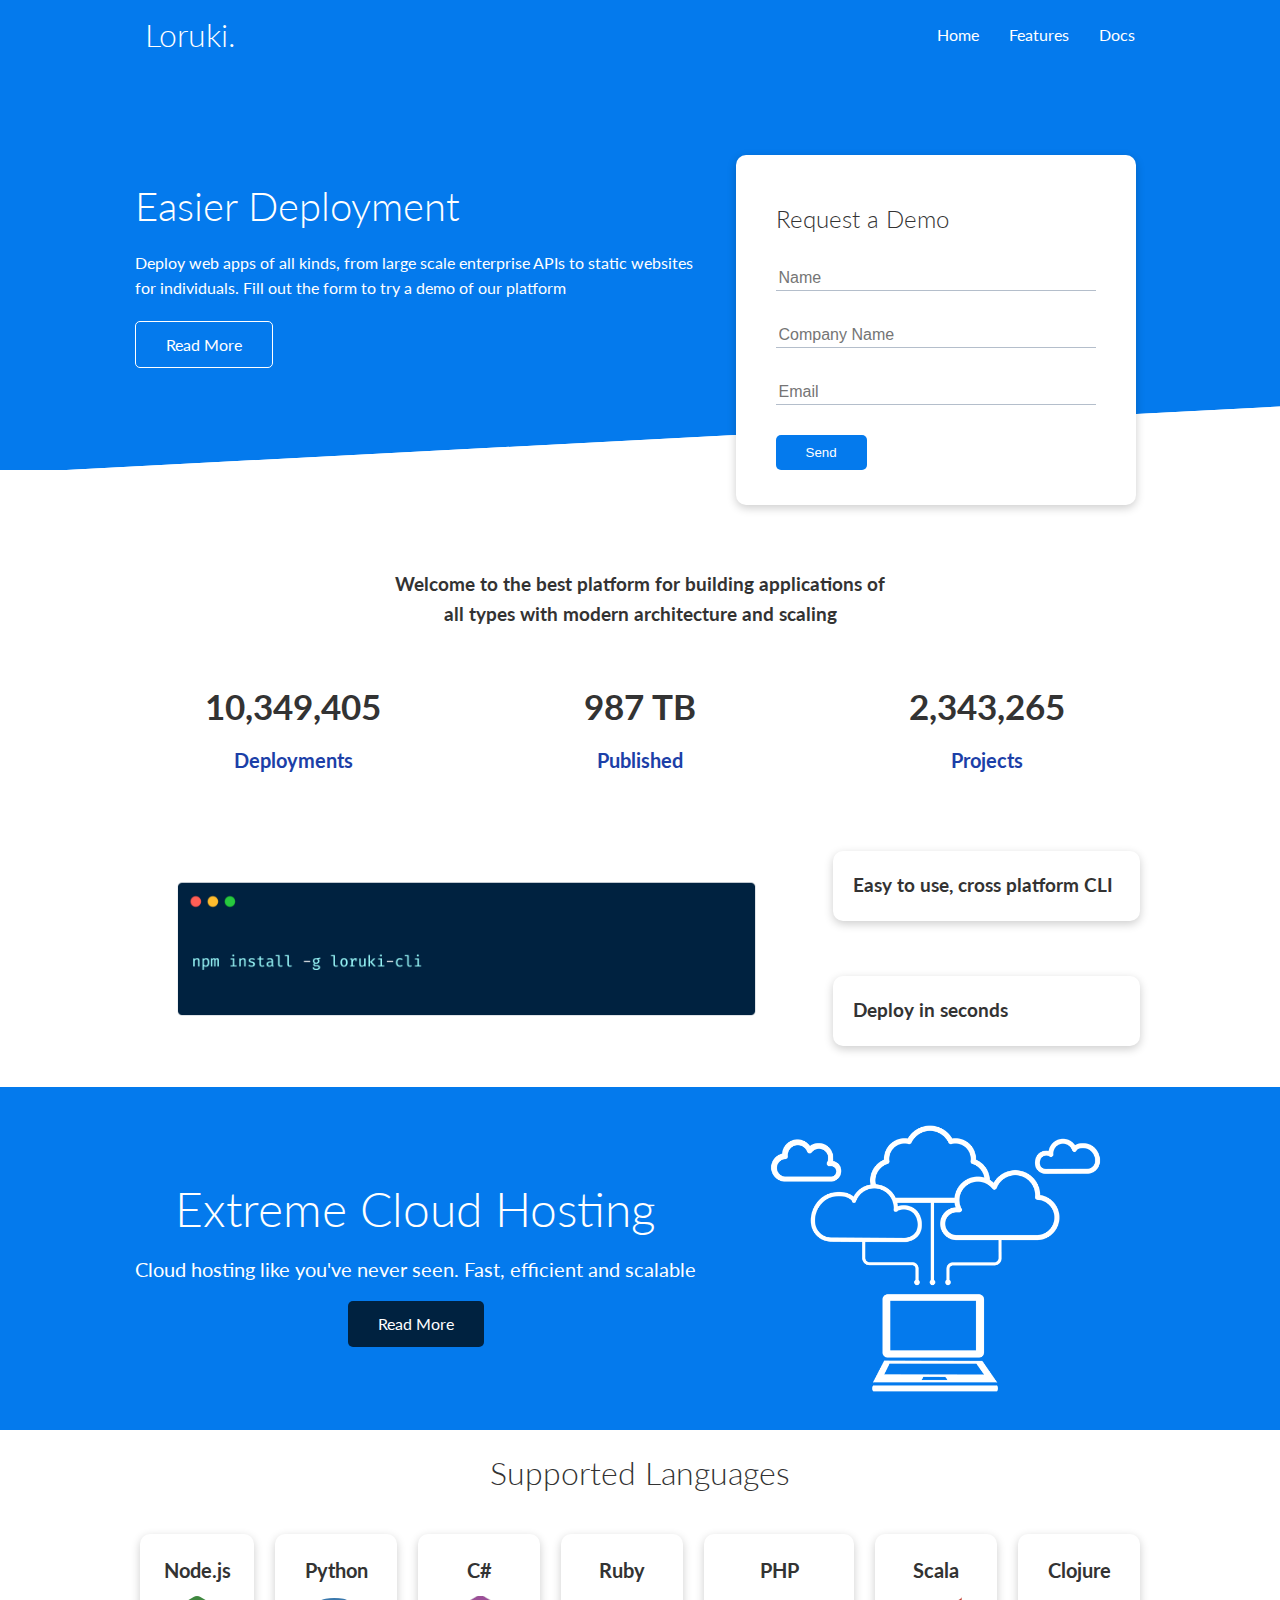
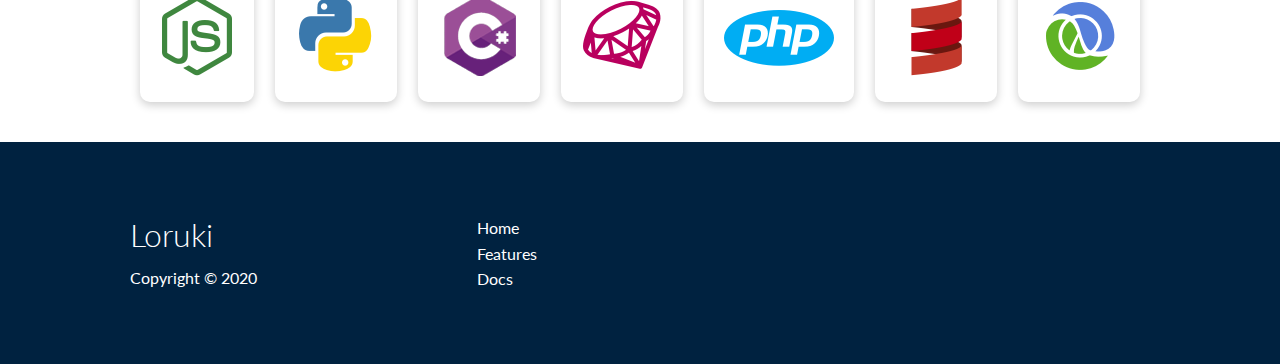
<file: index.html>
<!DOCTYPE html>
<html lang="en">

<head>
    <meta charset="UTF-8">
    <meta name="viewport" content="width=device-width, 
    initial-scale=1.0">

    <link rel="stylesheet" href="https://cdnjs.cloudflare.com/ajax/libs/font-awesome/5.15.1/css/all.min.css"
        integrity="sha512-+4zCK9k+qNFUR5X+cKL9EIR+ZOhtIloNl9GIKS57V1MyNsYpYcUrUeQc9vNfzsWfV28IaLL3i96P9sdNyeRssA=="
        crossorigin="anonymous" />

    <link rel="stylesheet" href="css/style.css">
    <link rel="stylesheet" href="css/utilities.css">
    <title>Loruki | Cloud Hosing For Everyone</title>
</head>

<body>

    <!-- Navbar -->
    <div class="navbar">
        <div class="container flex">
            <h1 class="logo"><a href="index.html">Loruki.</a ></h1>
            <nav>
                <ul>
                    <li><a href="index.html">Home</a></li>
                    <li><a href="features.html">Features</a></li>
                    <li><a href="docs.html">Docs</a></li>
                </ul>
            </nav>
        </div>
    </div>

    <!-- Showcase -->
    <section class="showcase">
        <div class="container grid">
            <div class="showcase-text">
                <h1>Easier Deployment</h1>
                <p>Deploy web apps of all kinds, from large scale enterprise APIs to static websites for individuals.
                    Fill out the form to try a demo of our platform</p>
                <a href="features.html" class="btn btn-outline">Read More</a>
            </div>


            <div class="showcase-form card">
                <h2>Request a Demo</h2>
                <form>
                    <div class="form-control">
                        <input type="text" name="name" placeholder="Name" required>

                    </div>
                    <div class="form-control"><input type="text" name="company" placeholder="Company Name" required>

                    </div>
                    <div class="form-control"><input type="email" name="email" placeholder="Email" required>

                    </div>

                    <input type="submit" value="Send" class="btn btn-primary">
                </form>
            </div>
        </div>
    </section>


    <!-- Stats -->
    <section class="stats">
        <div class="container">
            <h3 class="stats-heading text-center my-1">
                Welcome to the best platform for building applications of all
                types with modern architecture and scaling
            </h3>


            <div class="grid grid-3 text-center my-4">
                <div>
                    <i class="fas fa-server fa-3x"> </i>
                    <h3>10,349,405</h3>
                    <p class="text-secondary">Deployments</p>

                </div>

                <div>
                    <i class="fas fa-upload fa-3x"> </i>
                    <h3>987 TB</h3>
                    <p class="text-secondary">Published</p>
                </div>

                <div>
                    <i class="fas fa-project-diagram fa-3x"> </i>
                    <h3>2,343,265</h3>
                    <p class="text-secondary">Projects</p>
                </div>


            </div>
        </div>
    </section>


    <!-- Cli -->
     <section class="cli">
        <div class="container grid">
            <img src="images/cli.png" alt="">
            <div class="card">
                <h3>Easy to use, cross platform CLI</h3>
                
            </div>
            <div class="card">
                <h3>Deploy in seconds</h3>
            </div>
        </div>
     </section>


     <!-- Cloud -->
      <section class="cloud bg-primary my-2 py-2">
      <div class="container grid">
        <div class="text-center">
            <h2 class="lg">Extreme Cloud Hosting</h2>
            <p class="lead my-1">Cloud hosting like you've never seen.
                 Fast, efficient and scalable</p>
                 <a href="features.html" class="btn btn-dark">Read More</a>
    
        </div>
        <img src="images/cloud.png" alt="">
      </div>
      </section>


      <!-- Languages -->
       <section class="languages">
        <h2 class="md text-center my-2">
            Supported Languages
        </h2>
        <div class="container flex">
            <div class="card">
                <h4>Node.js</h4>
                <img src="images/logos/node.png" alt="">
            </div>
       

       
            <div class="card">
                <h4>Python</h4>
                <img src="images/logos/python.png" alt="">
            </div>
       

    
            <div class="card">
                <h4>C#</h4>
                <img src="images/logos/csharp.png" alt="">
            </div>
        
       
            <div class="card">
                <h4>Ruby</h4>
                <img src="images/logos/ruby.png" alt="">
            </div>
       
            <div class="card">
                <h4>PHP</h4>
                <img src="images/logos/php.png" alt="">
            </div>
        
            <div class="card">
                <h4>Scala</h4>
                <img src="images/logos/scala.png" alt="">
            </div>
       
            <div class="card">
                <h4>Clojure</h4>
                <img src="images/logos/clojure.png" alt="">
            </div>
        </div>

       </section>


       <!-- Footer -->
        <footer class="footer bg-dark py-5">
            <div class="container grid grid-3">
                <div>
                    <h1>Loruki
                    </h1>
                    <p>Copyright &copy; 2020</p>
                </div>

                <nav>
                    <ul>
                        <li><a href="index.html">Home</a></li>
                        <li><a href="features.html">Features</a></li>
                        <li><a href="docs.html">Docs</a></li>
                    </ul>
                </nav>
                <div class="social">
                    <a href="#"><i class="fab fa-github fa-2x"></i></a>
                    <a href="#"><i class="fab fa-facebook fa-2x"></i></a>
                    <a href="#"><i class="fab fa-instagram fa-2x"></i></a>
                    <a href="#"><i class="fab fa-twitter fa-2x"></i></a>

                </div>

            </div>

        </footer>
</body>
</html>
</file>
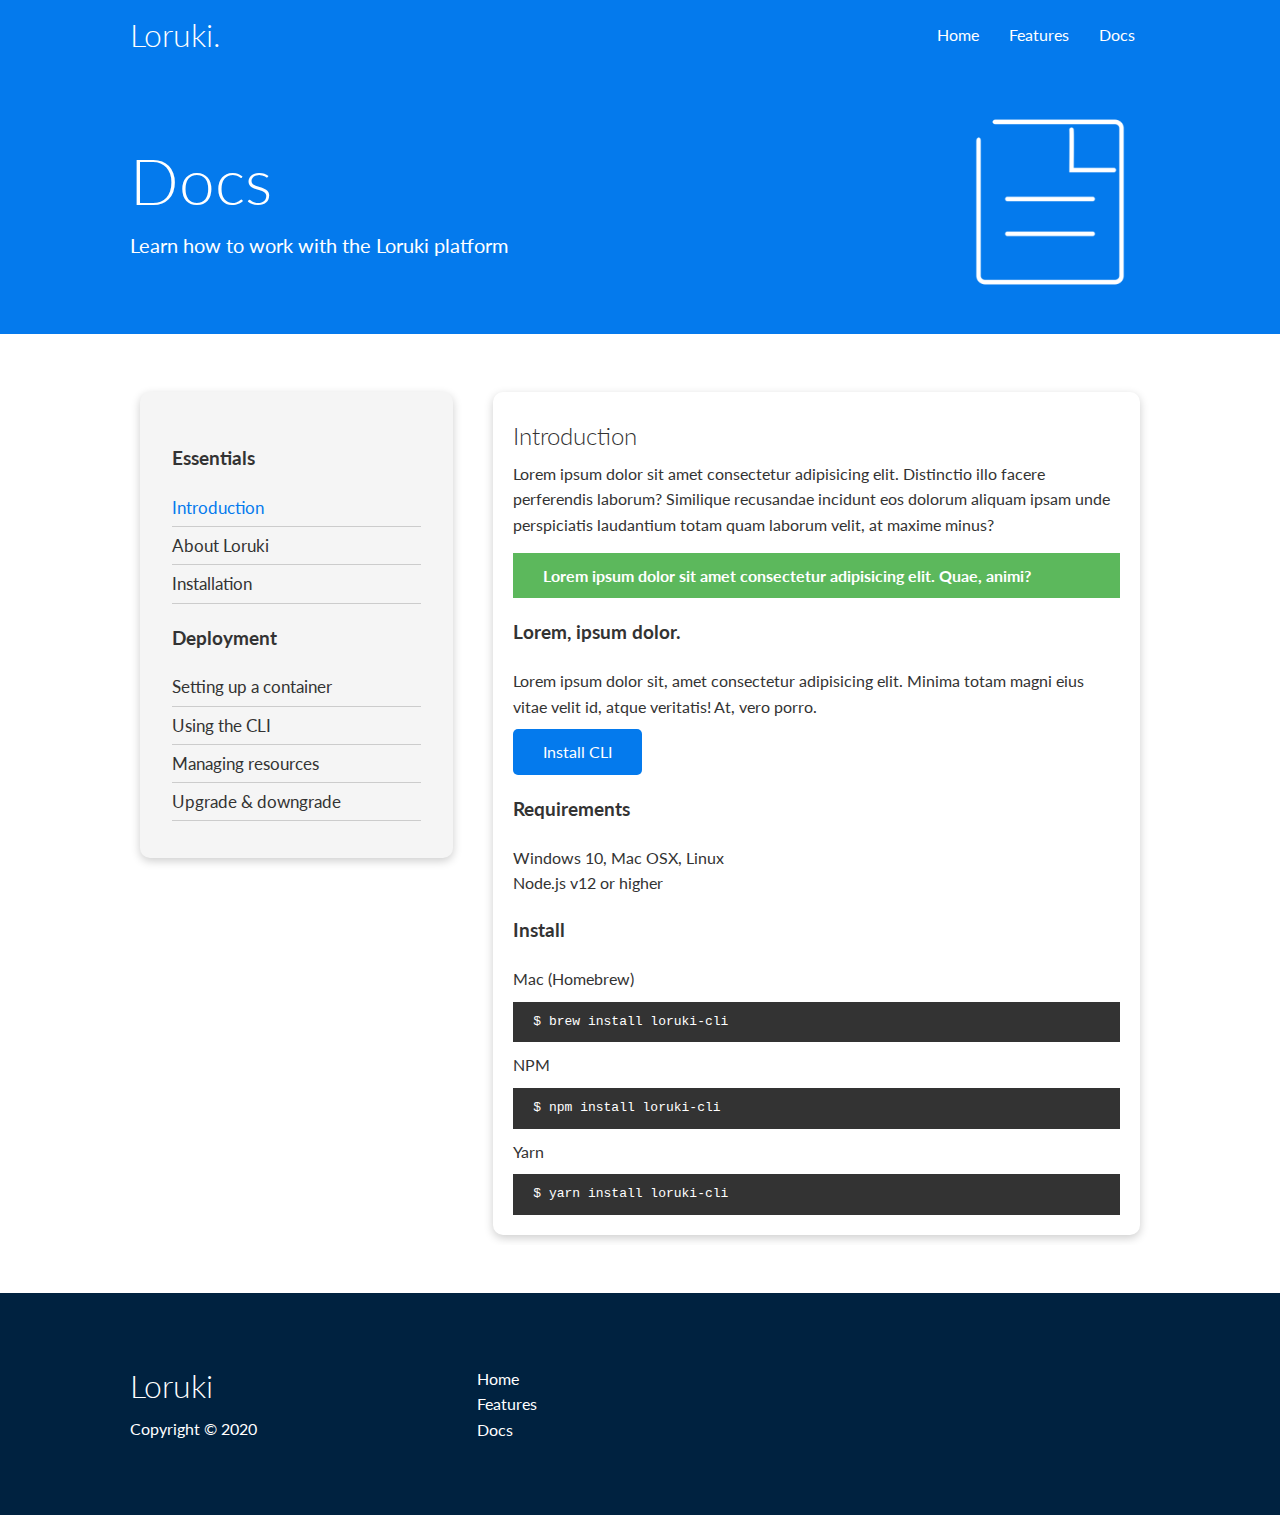
<file: docs.html>
<!DOCTYPE html>
<html lang="en">

<head>
    <meta charset="UTF-8">
    <meta name="viewport" content="width=device-width, 
    initial-scale=1.0">

    <link rel="stylesheet" href="https://cdnjs.cloudflare.com/ajax/libs/font-awesome/5.15.1/css/all.min.css"
        integrity="sha512-+4zCK9k+qNFUR5X+cKL9EIR+ZOhtIloNl9GIKS57V1MyNsYpYcUrUeQc9vNfzsWfV28IaLL3i96P9sdNyeRssA=="
        crossorigin="anonymous" />

    <link rel="stylesheet" href="css/style.css">
    <link rel="stylesheet" href="css/utilities.css">
    <title>Loruki | Cloud Hosing For Everyone</title>
</head>

<body>

    <!-- Navbar -->
    <div class="navbar">
        <div class="container flex">
            <h1 class="logo">Loruki.</h1>
            <nav>
                <ul>
                    <li><a href="index.html">Home</a></li>
                    <li><a href="features.html">Features</a></li>
                    <li><a href="docs.html">Docs</a></li>
                </ul>
            </nav>
        </div>
    </div>


    <!-- Head -->
    <section class="docs-head bg-primary py-3">
        <div class="container grid">
            <div>

                <h1 class="xl">Docs</h1>
                <p class="lead">
                    Learn how to work with the Loruki platform
                </p>
            </div>
            <img src="images/docs.png" alt="">
        </div>
    </section>


    <!-- Docs main -->
     <section class="docs-main my-4">
        <div class="container grid">
            <div class="card bg-light p-3">
                <h3 class="my-2">Essentials</h3>
                <nav>
                    <ul>
                        <li><a class="text-primary" href="#">Introduction</a></li>
                        <li><a href="#">About Loruki</a></li>
                        <li><a href="#">Installation</a></li>
                    </ul>
                </nav>

                <h3 class="my-2">Deployment</h3>
                <nav>
                    <ul>
                        <li><a href="#">Setting up a container</a></li>
                        <li><a href="#">Using the CLI</a></li>
                        <li><a href="#">Managing resources</a></li>
                        <li><a href="#">Upgrade & downgrade</a></li>
                    </ul>
                </nav>
            </div>

            <div class="card">
                <h2>Introduction</h2>
                <p>Lorem ipsum dolor sit amet consectetur
                     adipisicing elit. Distinctio illo facere 
                     perferendis laborum? Similique recusandae 
                     incidunt eos dolorum aliquam ipsam unde 
                     perspiciatis laudantium totam quam laborum 
                     velit, at maxime minus?</p>

            <div class="alert alert-success">
                <i class="fas fa-info"></i> Lorem ipsum dolor sit
                 amet consectetur adipisicing elit. Quae, animi?

            </div>
            <h3>Lorem, ipsum dolor.</h3>
            <p>Lorem ipsum dolor sit, amet consectetur 
                adipisicing elit. Minima totam magni eius vitae 
                velit id, atque veritatis! At, vero porro.</p>
                <a href="#" class="btn btn-primary">Install CLI</a>

                <h3>Requirements</h3>

                <ul>
                    <li>Windows 10, Mac OSX, Linux</li>
                    <li>Node.js v12 or higher</li>
                </ul>

                <h3>Install</h3>
                <p>Mac (Homebrew)</p>
                <pre><code>$ brew install loruki-cli</code></pre>
                 
                <p>NPM</p>
                <pre><code>$ npm install loruki-cli</code></pre>
                 
                <p>Yarn</p>
                <pre><code>$ yarn install loruki-cli</code></pre>
                 





            </div>


        </div>
     </section>


    

    <!-- Footer -->
    <footer class="footer bg-dark py-5">
        <div class="container grid grid-3">
            <div>
                <h1>Loruki
                </h1>
                <p>Copyright &copy; 2020</p>
            </div>

            <nav>
                <ul>
                    <li><a href="index.html">Home</a></li>
                    <li><a href="features.html">Features</a></li>
                    <li><a href="docs.html">Docs</a></li>
                </ul>
            </nav>
            <div class="social">
                <a href="#"><i class="fab fa-github fa-2x"></i></a>
                <a href="#"><i class="fab fa-facebook fa-2x"></i></a>
                <a href="#"><i class="fab fa-instagram fa-2x"></i></a>
                <a href="#"><i class="fab fa-twitter fa-2x"></i></a>

            </div>

        </div>

    </footer>
</body>

</html>
</file>
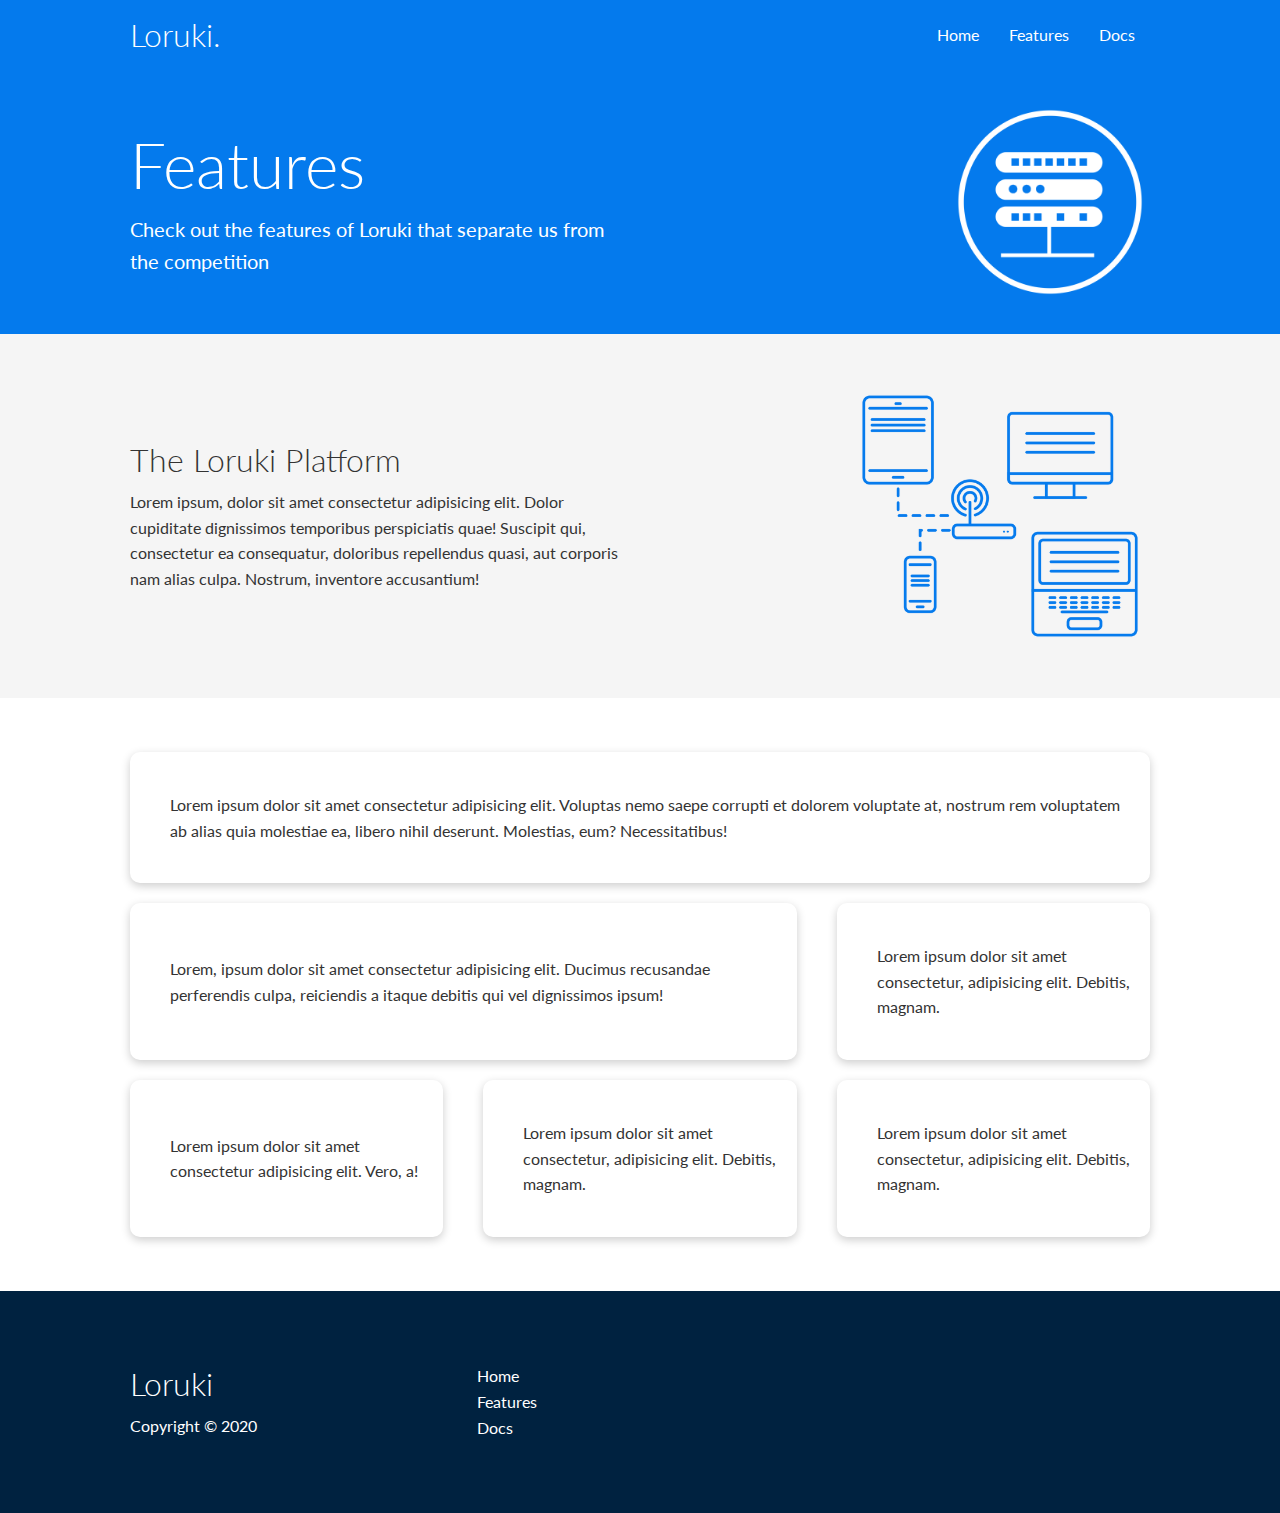
<file: features.html>
<!DOCTYPE html>
<html lang="en">

<head>
    <meta charset="UTF-8">
    <meta name="viewport" content="width=device-width, 
    initial-scale=1.0">

    <link rel="stylesheet" href="https://cdnjs.cloudflare.com/ajax/libs/font-awesome/5.15.1/css/all.min.css"
        integrity="sha512-+4zCK9k+qNFUR5X+cKL9EIR+ZOhtIloNl9GIKS57V1MyNsYpYcUrUeQc9vNfzsWfV28IaLL3i96P9sdNyeRssA=="
        crossorigin="anonymous" />

    <link rel="stylesheet" href="css/style.css">
    <link rel="stylesheet" href="css/utilities.css">
    <title>Loruki | Cloud Hosing For Everyone</title>
</head>

<body>

    <!-- Navbar -->
    <div class="navbar">
        <div class="container flex">
            <h1 class="logo">Loruki.</h1>
            <nav>
                <ul>
                    <li><a href="index.html">Home</a></li>
                    <li><a href="features.html">Features</a></li>
                    <li><a href="docs.html">Docs</a></li>
                </ul>
            </nav>
        </div>
    </div>


    <!-- Head -->
    <section class="features-head bg-primary py-3">
        <div class="container grid">
            <div>

                <h1 class="xl">Features</h1>
                <p class="lead">
                    Check out the features of Loruki that
                    separate us from the
                    competition
                </p>
            </div>
            <img src="images/server.png" alt="">
        </div>
    </section>


    <!-- Sub head -->

    <section class="features-sub-head bg-light py-3">
        <div class="container grid">
            <div>

                <h1 class="md">The Loruki Platform</h1>
                <p>
                    Lorem ipsum, dolor sit amet consectetur
                    adipisicing elit. Dolor cupiditate
                    dignissimos temporibus perspiciatis quae!
                    Suscipit qui, consectetur ea consequatur,
                    doloribus repellendus quasi, aut corporis
                    nam alias culpa. Nostrum, inventore
                    accusantium!
                </p>
            </div>
            <img src="images/server2.png" alt="">
        </div>
    </section>



    <section class="features-main my-2">
        <div class="container grid grid-3">
            <div class="card flex">
                <i class="fas fa-server fa-3x"></i>
                <p>Lorem ipsum dolor sit amet consectetur
                    adipisicing elit. Voluptas nemo saepe corrupti
                    et dolorem voluptate at, nostrum rem voluptatem
                    ab alias quia molestiae ea, libero nihil
                    deserunt. Molestias, eum? Necessitatibus!</p>
            </div>

            <div class="card flex">
                <i class="fas fa-network-wired fa-3x"></i>
                <p>
                    Lorem, ipsum dolor sit amet consectetur adipisicing elit. Ducimus
                    recusandae perferendis culpa, reiciendis a itaque debitis qui vel
                    dignissimos ipsum!
                </p>
            </div>
            <div class="card flex">
                <i class="fas fa-laptop-code fa-3x"></i>
                <p>
                    Lorem ipsum dolor sit amet consectetur, adipisicing elit. Debitis,
                    magnam.
                </p>
            </div>
            <div class="card flex">
                <i class="fas fa-database fa-3x"></i>
                <p>
                    Lorem ipsum dolor sit amet consectetur adipisicing elit. Vero, a!
                </p>
            </div>
            <div class="card flex">
                <i class="fas fa-power-off fa-3x"></i>
                <p>
                    Lorem ipsum dolor sit amet consectetur, adipisicing elit. Debitis,
                    magnam.
                </p>
            </div>
            <div class="card flex">
                <i class="fas fa-upload fa-3x"></i>
                <p>
                    Lorem ipsum dolor sit amet consectetur, adipisicing elit. Debitis,
                    magnam.
                </p>
            </div>
        </div>

    </section>


    <!-- Footer -->
    <footer class="footer bg-dark py-5">
        <div class="container grid grid-3">
            <div>
                <h1>Loruki
                </h1>
                <p>Copyright &copy; 2020</p>
            </div>

            <nav>
                <ul>
                    <li><a href="index.html">Home</a></li>
                    <li><a href="features.html">Features</a></li>
                    <li><a href="docs.html">Docs</a></li>
                </ul>
            </nav>
            <div class="social">
                <a href="#"><i class="fab fa-github fa-2x"></i></a>
                <a href="#"><i class="fab fa-facebook fa-2x"></i></a>
                <a href="#"><i class="fab fa-instagram fa-2x"></i></a>
                <a href="#"><i class="fab fa-twitter fa-2x"></i></a>

            </div>

        </div>

    </footer>
</body>

</html>
</file>
<file: css/style.css>
@import url('https://fonts.googleapis.com/css2?family=Lato:wght@300&display=swap');

:root {
    --primary-color: #047aed;
    --secondary-color: #1c3fa8;
    --dark-color: #002240;
    --light-color: hsl(0, 0%, 96%);
    --success-color: #5cb85c;
    --error-color: #d9534f;
}





* {
    box-sizing: border-box;
    padding: 0;
    margin: 0;
}

body {
    font-family: 'Lato', sans-serif;
    color: #333;
    line-height: 1.6;

}

ul {
    list-style-type: none;

}

a {
    text-decoration: none;
    color: #333;

}

h1,
h2 {
    font-weight: 300;
    line-height: 1.2;
    margin: 10px 0;
}

p {
    margin: 10px 0;
}

img {
    width: 100%;
}

code, pre {
    background: #333;
    color: #fff;
    padding: 10px;
}


/* Navbar */

.navbar {
    background-color: var(--primary-color);
    color: #fff;
    height: 70px;
}

.navbar ul {
    display: flex;
}

.navbar a {
    color: #fff;
    padding: 10px;
    margin: 0 5px;
}

.navbar ul a:hover {
    border-bottom: 2px #fff solid !important;
}

.navbar .flex {
    justify-content: space-between;
}


/* Showcase */

.showcase {
    height: 400px;
    background-color: var(--primary-color);
    color: #fff;
    position: relative;

}

.showcase h1 {
    font-size: 40px;
}

.showcase p {
    margin: 20px 0;
}

.showcase .grid {
    overflow: visible;
    grid-template-columns: 55% auto;
    gap: 30px;

}

.showcase-text {
    animation: slideInFromLeft 1s ease-in;
}

.showcase-form {
    position: relative;
    top: 60px;
    height: 350px;
    width: 400px;
    padding: 40px !important;
    z-index: 100;
    animation: slideInFromRight 1s ease-in;


}


.showcase-form .form-control {
    margin: 30px 0;
}


.showcase-form input[type='text'],
.showcase-form input[type='email'] {
    border: 0;
    border-bottom: 1px solid #b4becb;
    width: 100%;
    padding: 3px;
    font-size: 16px;
}

.showcase-form input:focus {
    outline: none;
}

.showcase::before,
.showcase::after {
    content: '';
    position: absolute;
    height: 100px;
    bottom: -70px;
    right: 0;
    left: 0;
    background: #fff;
    transform: skewY(-3deg);
    -webkit-transform: skewY(-3deg);
    -moz-transform: skewY(-3deg);
    -ms-transform: skewY(-3deg);
}

/* Stats */
.stats {
    padding-top: 100px;
    animation: slideInFromBottom 1s ease-in;

}


.stats-heading {
    max-width: 500px;
    margin: auto !important;
}

.stats .grid h3 {
    font-size: 35px;

}

.stats .grid p {
    font-size: 20px;
    font-weight: bold;
}

/* Cli */

.cli .grid {
    grid-template-columns: repeat(3, 1fr);
    grid-template-rows: repeat(2, 1fr);
}

.cli .grid>*:first-child {
    grid-column: 1 / span 2;
    grid-row: 1 / span 2;
}

/* Cloud */
.cloud .grid {
    grid-template-columns: 4fr 3fr;
}

/* Languages */
.languages .flex {
    flex-wrap: wrap;
}

.languages .card {
    text-align: center;
    margin: 18px 10px 40px;
    transition: transform 0.2s ease-in;
}

.languages .card h4 {
    font-size: 20px;
    margin-bottom: 10px;
}

.languages .card:hover {
    transform: translateY(-15px);
}

/* Features */
.features-head img,
.docs-head img {
    width: 200px;
    justify-self: flex-end;
}

.features-sub-head img {
    width: 300px;
    justify-self: flex-end;
}

.features-main .card > i {
    margin-right: 20px;
}


.features-main .grid {
    padding: 30px;
}


.features-main .grid > *:first-child {
    grid-column: 1 / span 3;
}

.features-main .grid > *:nth-child(2) {
    grid-column: 1 / span 2;
}


/* Docs */
.docs-main h3 {
    margin: 20px 0 ;
}

.docs-main .grid {
    grid-template-columns: 1fr 2fr;
    align-items: flex-start;
}

.docs-main nav li {
    font-size: 17px;
    padding-bottom: 5px;
    margin-bottom: 5px;
    border-bottom: 1px #ccc solid;
}

.docs-main a:hover {
    font-weight: bold;
}

/* Footer */
.footer .social a {
    margin: 0 10px;
}



/* Animations */
@keyframes slideInFromLeft {
    0% {
        transform: translateX(-100%);
    }

    100% {
        transform: translateX(0);
    }
}

@keyframes slideInFromRight {
    0% {
        transform: translateX(100%);
    }

    100% {
        transform: translateX(0);
    }
}

@keyframes slideInFromTop {
    0% {
        transform: translateY(-100%);
    }

    100% {
        transform: translateX(0);
    }
}

@keyframes slideInFromBottom {
    0% {
        transform: translateY(100%);
    }

    100% {
        transform: translateX(0);
    }
}






/* Tablets and under */
@media(max-width: 768px) {

    .grid,
    .showcase .grid,
    .stats .grid,
    .cli .grid,
    .cloud .grid,
     .features-main .grid,
     .docs-main .grid{
        grid-template-columns: 1fr !important;
        grid-template-rows: 1fr !important;
    }

    .showcase {
        height: auto;
    }

    .showcase-text {
        text-align: center;
        margin-top: 40px;
        animation: slideInFromTop 1s ease-in;

    }

    .showcase-form {
        justify-self: center;
        margin: auto;
        animation: slideInFromBottom 1s ease-in;

    }

    .cli .grid>*:first-child {
        grid-column: 1;
        grid-row: 1;
    }

    .features-head,
    .features-sub-head,
    .docs-head {
        text-align: center;
    }
    .features-head img,
    .features-sub-head img,
    .docs-head img {
        justify-self: center;
    }

    .features-main .grid > *:first-child,
    .features-main .grid > *:nth-child(2) {
        grid-column: 1;
    }


}

/* Mobile */

@media(max-width: 500px) {
    .navbar {
        height: 110px;
    }

    .navbar .flex {
        flex-direction: column;
    }

    .navbar ul {
        padding: 10px;
        background-color: rgba(0, 0, 0, 0.1);

    }

}
</file>
<file: css/utilities.css>
/* Utilities */
.container {
    max-width: 1100px;
    margin: 0 auto;
    overflow: auto;
    padding: 0 40px;
}



.card {
    background-color: #fff;
    color: #333;
    border-radius: 10px;
    box-shadow: 0 3px 10px rgba(0, 0, 0, 0.2);
    padding: 20px;
    margin: 10px;
}

.btn {
    display: inline-block;
    padding: 10px 30px;
    cursor: pointer;
    background: var(--primary-color);
    color: #fff;
    border: none;
    border-radius: 5px;
}


.btn-outline {
    background-color: transparent;
    border: 1px #fff solid;
}


.btn:hover {
    transform: scale(0.98);
}

/* Background & colored buttons */
.bg-primary,
.btn-primary {
    background-color: var(--primary-color);
    color: #fff;
}

.bg-secondary,
.btn-secondary {
    background-color: var(--secondary-color);
    color: #fff;
}

.bg-dark,
.btn-dark {
    background-color: var(--dark-color);
    color: #fff;
}

.bg-light,
.btn-light {
    background-color: var(--light-color);
    color: #333;
}


.bg-primary a,
.btn-primary a,
.bg-secondary a,
.btn-secondary a, 
.bg-dark a,
.btn-dark a {
    color: #fff;
}

/* Text colors */
.text-primary {
   color: var(--primary-color);
    
}

.text-secondary{
   color: var(--secondary-color);
  
}

.text-dark {
   color: var(--dark-color);
   
}

.text-light{
    color: var(--light-color);
   
}








/* Text sizes */
.lead {
    font-size: 20px;
}

.sm {
    font-size: 1rem;
}

.md {
    font-size: 2rem;
}

.lg {
    font-size: 3rem;
}

.xl {
    font-size: 4rem;
}



.text-center {
    text-align: center;
}

/* Alert */
.alert {
    background-color: var(--light-color);
    padding: 10px 20px;
    font-weight: bold;
    margin: 15px 0;
}

.alert i {
    margin-right: 10px;
}

.alert-success {
    background-color: var(--success-color);
    color: #fff;
}

.alert-error {
    background-color: var(--error-color);
    color: #fff;
}



.flex {
    display: flex;
    justify-content: space-between;
    align-items: center;
    height: 100%;
}


.grid {
    display: grid;
    grid-template-columns: repeat(2, 1fr);
    gap: 20px;
    justify-content: center;
    align-items: center;
    height: 100%;

}

.grid-3 {
    grid-template-columns: repeat(3, 1fr);
}

/* Margin*/
.my-1 {
    margin: 1rem 0;
}

.my-2 {
    margin: 1.5rem 0;
}

.my-3 {
    margin: 2rem 0;
}

.my-4 {
    margin: 3rem 0;
}

.my-5 {
    margin: 4rem 0;
}


.m-1 {
    margin: 1rem;
}

.m-2 {
    margin: 1.5rem;
}

.m-3 {
    margin: 2rem;
}

.m-4 {
    margin: 3rem;
}

.m-5 {
    margin: 4rem;
}



/* Padding*/
.py-1 {
    padding: 1rem 0 ;
}

.py-2 {
    padding: 1.5rem 0 ;
}

.py-3 {
    padding: 2rem 0 ;
}

.py-4 {
    padding: 3rem 0 ;
}

.py-5 {
    padding: 4rem 0 ;
}


.p-1 {
    padding: 1rem;
}

.p-2 {
    padding: 1.5rem;
}

.p-3 {
    padding: 2rem;
}

.p-4 {
    padding: 3rem;
}

.p-5 {
    padding: 4rem;
}
</file>
